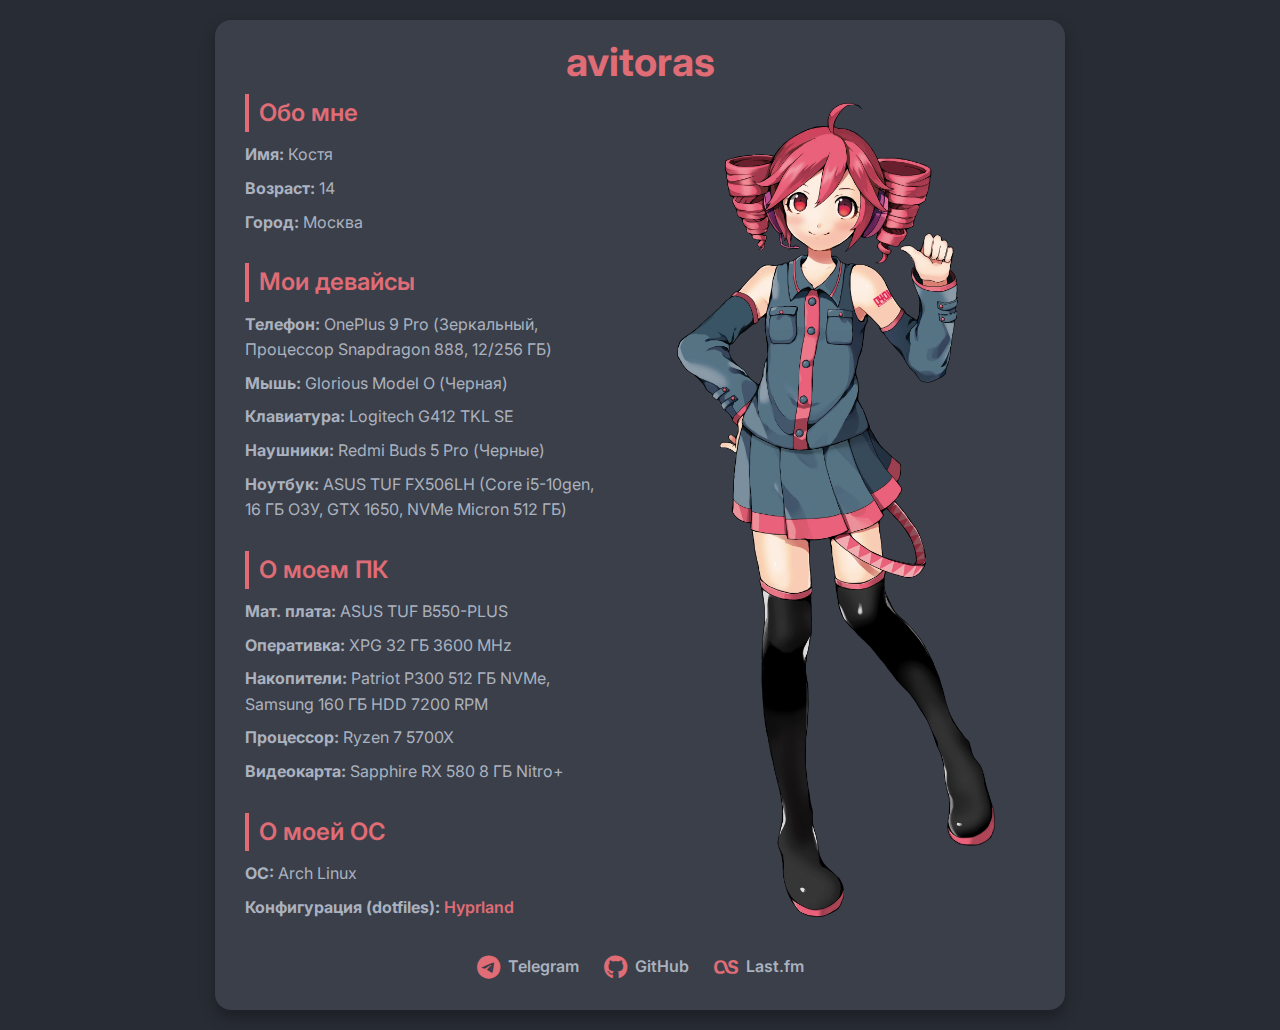
<file: index.html>
<!DOCTYPE html>
<html lang="ru">
<head>
    <meta charset="UTF-8">
    <meta name="viewport" content="width=device-width, initial-scale=1.0">
    <title>About me</title>
    <link rel="stylesheet" href="style.css">
    <link href="https://fonts.googleapis.com/css2?family=Inter:wght@400;600;700&display=swap" rel="stylesheet">
    <link rel="stylesheet" href="https://cdnjs.cloudflare.com/ajax/libs/font-awesome/6.0.0/css/all.min.css">
</head>
<body> <div class="container">
        <div class="teto-image">
            <img src="./img/Teto.webp">
        </div>

        <div class="content-card">
            <div class="card-header">
                <h1>avitoras</h1> 
            </div>

            <section class="card-section">
                <h2>Обо мне</h2>
                <p><strong>Имя:</strong> Костя</p>
                <p><strong>Возраст:</strong> 14</p>
                <p><strong>Город:</strong> Москва</p>
            </section>

            <section class="card-section">
                <h2>Мои девайсы</h2>
                <ul>
                    <li><strong>Телефон:</strong> OnePlus 9 Pro (Зеркальный, <br> Процессор Snapdragon 888, 12/256 ГБ)</li>
                    <li><strong>Мышь:</strong> Glorious Model O (Черная)</li>
                    <li><strong>Клавиатура:</strong> Logitech G412 TKL SE</li>
                    <li><strong>Наушники:</strong> Redmi Buds 5 Pro (Черные)</li>
                    <li><strong>Ноутбук:</strong> ASUS TUF FX506LH (Core i5-10gen, <br>16 ГБ ОЗУ, GTX 1650, NVMe Micron 512 ГБ)</li>
                </ul>
            </section>

            <section class="card-section">
                <h2>О моем ПК</h2>
                <ul>
                    <li><strong>Мат. плата:</strong> ASUS TUF B550-PLUS</li>
                    <li><strong>Оперативка:</strong> XPG 32 ГБ 3600 MHz</li>
                    <li><strong>Накопители:</strong> Patriot P300 512 ГБ NVMe,<br> Samsung 160 ГБ HDD 7200 RPM</li>
                    <li><strong>Процессор:</strong> Ryzen 7 5700X</li>
                    <li><strong>Видеокарта:</strong> Sapphire RX 580 8 ГБ Nitro+</li>
                </ul>
            </section>

            <section class="card-section">
                <h2>О моей ОС</h2>
                <p><strong>ОС:</strong> Arch Linux</p>
                <p><strong>Конфигурация (dotfiles):</strong> <a href="https://github.com/avitoras/dotfiles" target="_blank">Hyprland</a></p>
            </section>

            <div class="social-links">
                <a href="https://t.me/avitoras" target="_blank" aria-label="Telegram">
                    <i class="fab fa-telegram-plane"></i>
                    <span>Telegram</span>
                </a>
                <a href="https://github.com/avitoras" target="_blank" aria-label="GitHub">
                    <i class="fab fa-github"></i>
                    <span>GitHub</span>
                </a>
                <a href="https://www.last.fm/user/avitoras" target="_blank" aria-label="Last.fm">
                    <i class="fab fa-lastfm"></i>
                    <span>Last.fm</span>
                </a>
            </div>
        </div>
    </div>

    <script src="script.js"></script>
</body>
</html>
</file>
<file: style.css>
:root {
    --primary-color: #E06C75;
    --text-color: #ABB2BF;
    --secondary-color: #D192E8;
    --border-color: #5C6370;
    --shadow-color: rgba(0, 0, 0, 0.3);
    --button-color: var(--text-color);
    --button-hover-color: var(--primary-color);
    --border-radius-large: 16px;
    --border-radius-medium: 12px;
    --background-body: #282C34;
    --background-card: #3A3F4A;
}

* {
    margin: 0;
    padding: 0;
    box-sizing: border-box;
}

body {
    font-family: 'Inter', sans-serif;
    line-height: 1.6;
    color: var(--text-color);
    background-color: var(--background-body);
    padding: 20px;
    min-height: 100vh;
    overflow-x: hidden;
}

.container {
    position: relative;
    max-width: 1200px;
    margin: 0 auto;
    padding: 0 20px;
    opacity: 0;
    transform: translateY(20px);
    transition: opacity 0.6s ease-out, transform 0.6s ease-out;
}

body.loaded .container {
    opacity: 1;
    transform: translateY(0);
}

.content-card {
    max-width: 850px;
    width: 100%;
    margin: 0 auto;
    background-color: var(--background-card);
    padding: 30px;
    padding-top: 10px;
    border-radius: var(--border-radius-large);
    box-shadow: 0 8px 16px var(--shadow-color);
    position: relative;
    z-index: 5;
}

.teto-image {
    position: absolute;
    right: 30%;
    transform: translateX(calc(-50% + 275px));
    top: 83px;
    width: 320px;
    z-index: 10;
    pointer-events: none;
}

.teto-image img {
    display: block;
    max-width: 100%;
    height: auto;
    border-radius: var(--border-radius-large);
}

.card-header {
    margin: 0;
    padding: 0;
}

.card-header h1 {
    font-size: 2.5em;
    font-weight: 700;
    color: var(--primary-color);
    text-align: center;
}

.card-section {
    margin-bottom: 0px;
    padding-bottom: 20px;
}

.card-section:last-child {
    margin-bottom: 0;
    padding-bottom: 0;
}

.card-section h2 {
    font-size: 1.5em;
    font-weight: 600;
    color: var(--primary-color);
    margin-bottom: 10px;
    padding-left: 10px;
    border-left: 4px solid var(--primary-color);
}

.card-section p,
.card-section li {
    margin-bottom: 8px;
    font-size: 1em;
    color: var(--text-color);
}

.card-section ul {
    list-style: none;
    padding-left: 0;
}

.card-section ul li::before {
    content: "•";
    color: var(--primary-color);
    font-weight: bold;
    display: inline-block;
    width: 1em;
    margin-left: -1em;
}

.card-section a {
    color: var(--primary-color);
    text-decoration: none;
    font-weight: 600;
}

.card-section a:hover {
    color: var(--text-color);
    text-decoration: underline;
}

.social-links {
    display: flex;
    justify-content: center;
    gap: 25px;
    margin-top: 5px;
    padding-top: 1px;
}

.social-links a {
    display: flex;
    align-items: center;
    text-decoration: none;
    color: var(--text-color);
    font-weight: 600;
}

.social-links a i {
    font-size: 1.5em;
    margin-right: 8px;
    color: var(--primary-color);
}

.social-links a:hover {
    color: var(--primary-color);
    transform: translateY(-3px);
}

.social-links a:hover i {
    color: var(--text-color);
}

.card-section ul li::before {
    content: none;
}

@media (max-width: 850px) {
    body {
        padding: 0;
    }

    br {
        display: none;
    }
    .container {
        position: static;
        flex-direction: column;
        gap: 30px;
        margin: 0 auto;
        padding: 15px;
        align-items: center;
        display: flex;
        max-width: 100%;
    }

    .content-card {
        width: 100%;
        max-width: none;
        padding: 20px;
        padding-top: 0;
        margin: 0;
        order: 1;
        position: relative;
    }

    .card-section ul li {
        padding-left: 0;
    }

    .social-links {
        border-top: none;
    }

    .teto-image {
        position: absolute;
        top: 25px;
        right: 3px;
        width: 120px;
        z-index: 10;
        pointer-events: none;
        left: auto;
        bottom: auto;
        transform: none;
        order: initial;
        display: block;
    }

    .teto-image img {
        border-radius: var(--border-radius-large);
    }

    .card-header {
        margin: 0;
        padding: 0;
        position: relative;
        z-index: 6;
    }

    .card-header h1 {
        font-size: 2em;
        margin-bottom: 10px;
        text-align: left;
        margin-top: 0;
        padding-top: 0;
    }

    .card-section {
        margin-bottom: -15px;
    }

    .card-section h2 {
        font-size: 1.3em;
    }

    .social-links {
        align-items: center;
        gap: 15px;
    }

    .social-links a {
        font-size: 1em;
    }
    .social-links a i {
        font-size: 1.4em;
    }
}

@media (max-width: 480px) {
    .teto-image {
        width: 90px;
        top: 30px;
        right: 70px;
        top: 25px;
    }

    .card-header h1 {
        font-size: 1.8em;
    }

    .card-section h2 {
        font-size: 1.2em;
    }

    .social-links a {
        font-size: 0.9em;
    }
    .social-links a i {
        font-size: 1.3em;
    }
}
</file>
